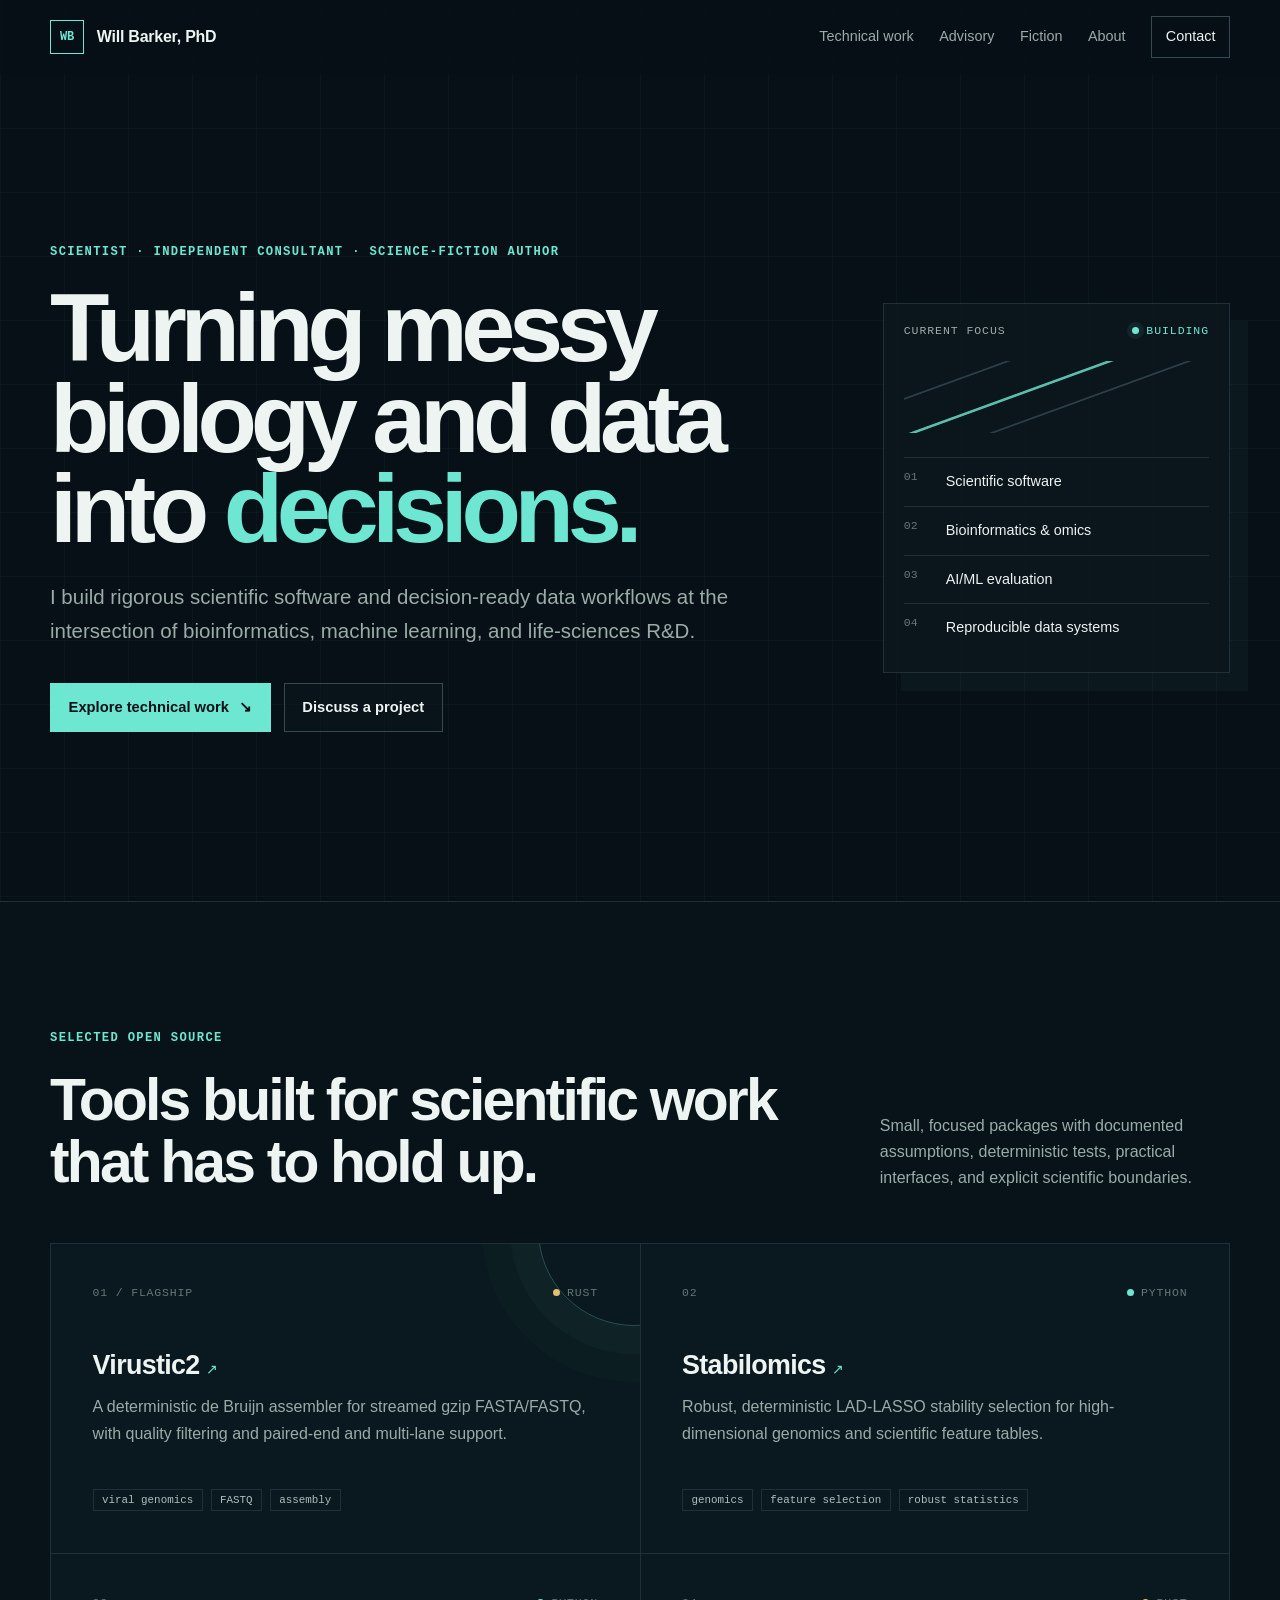
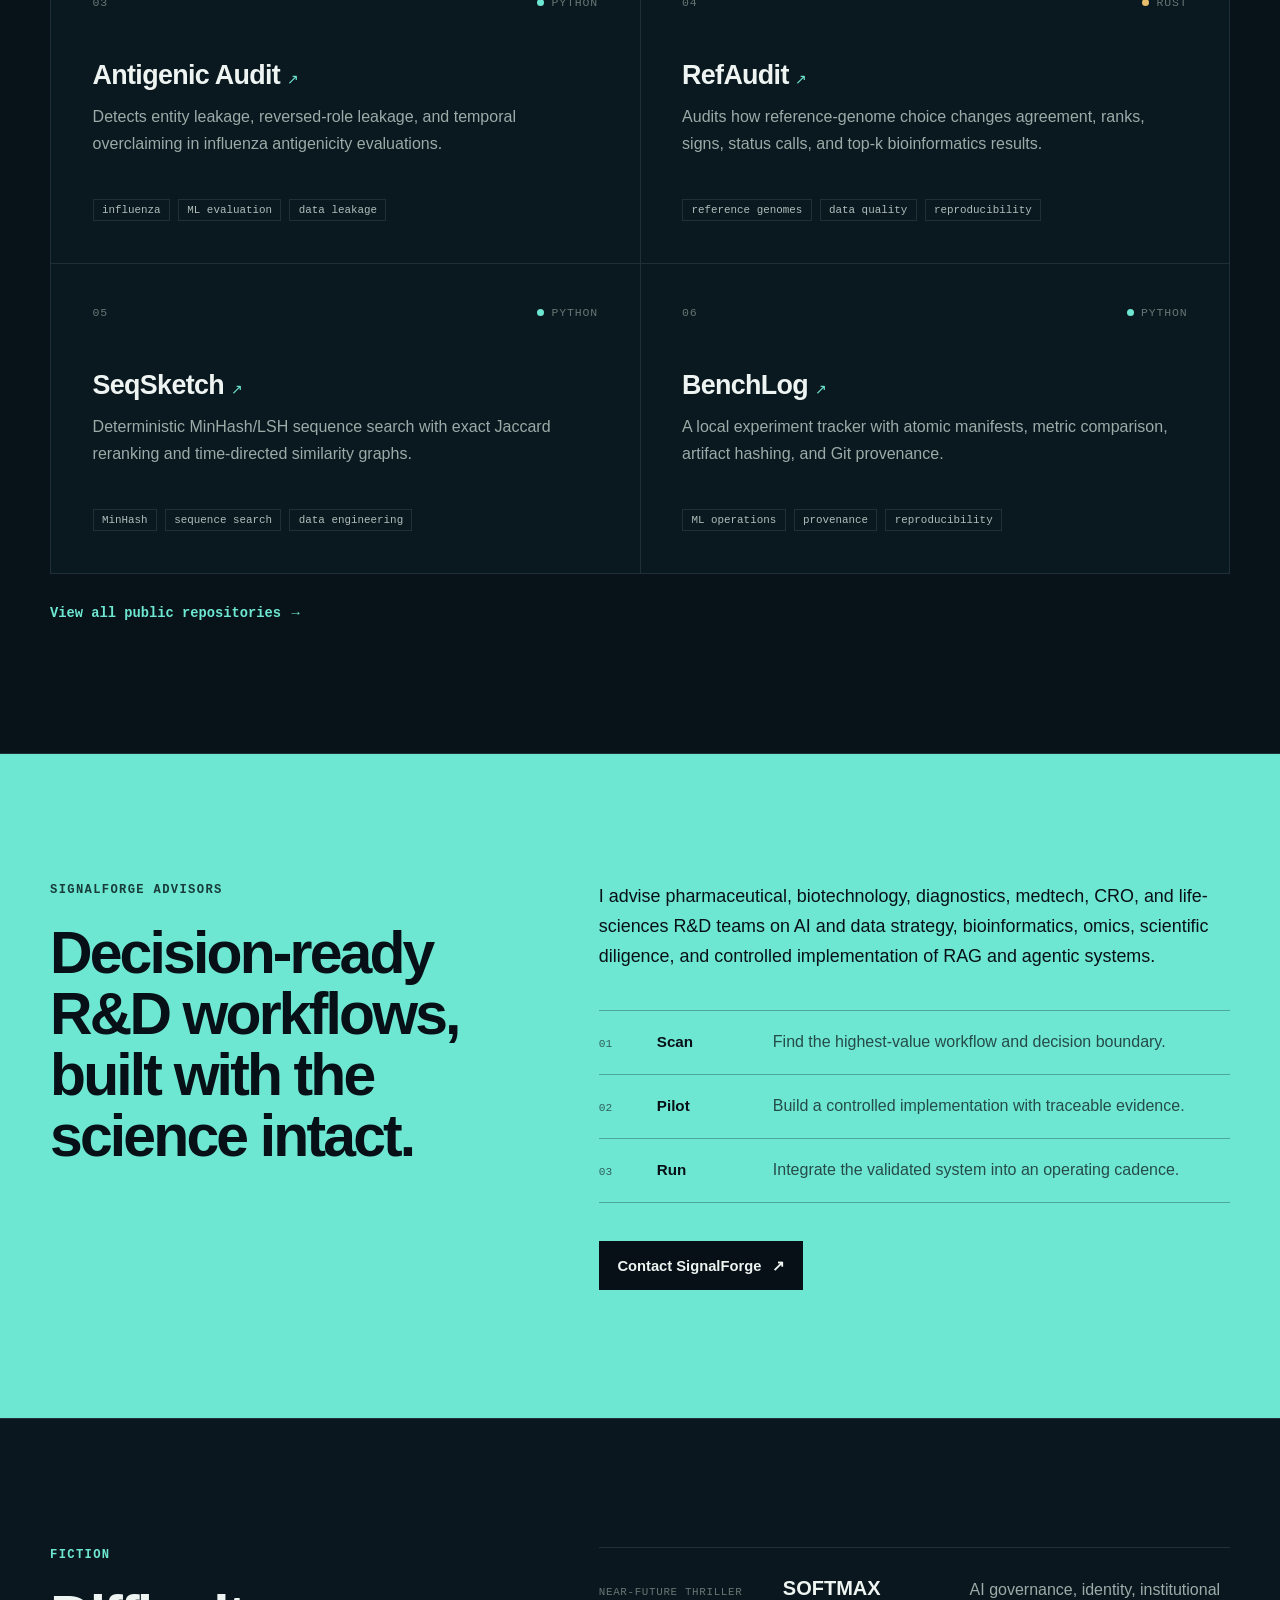
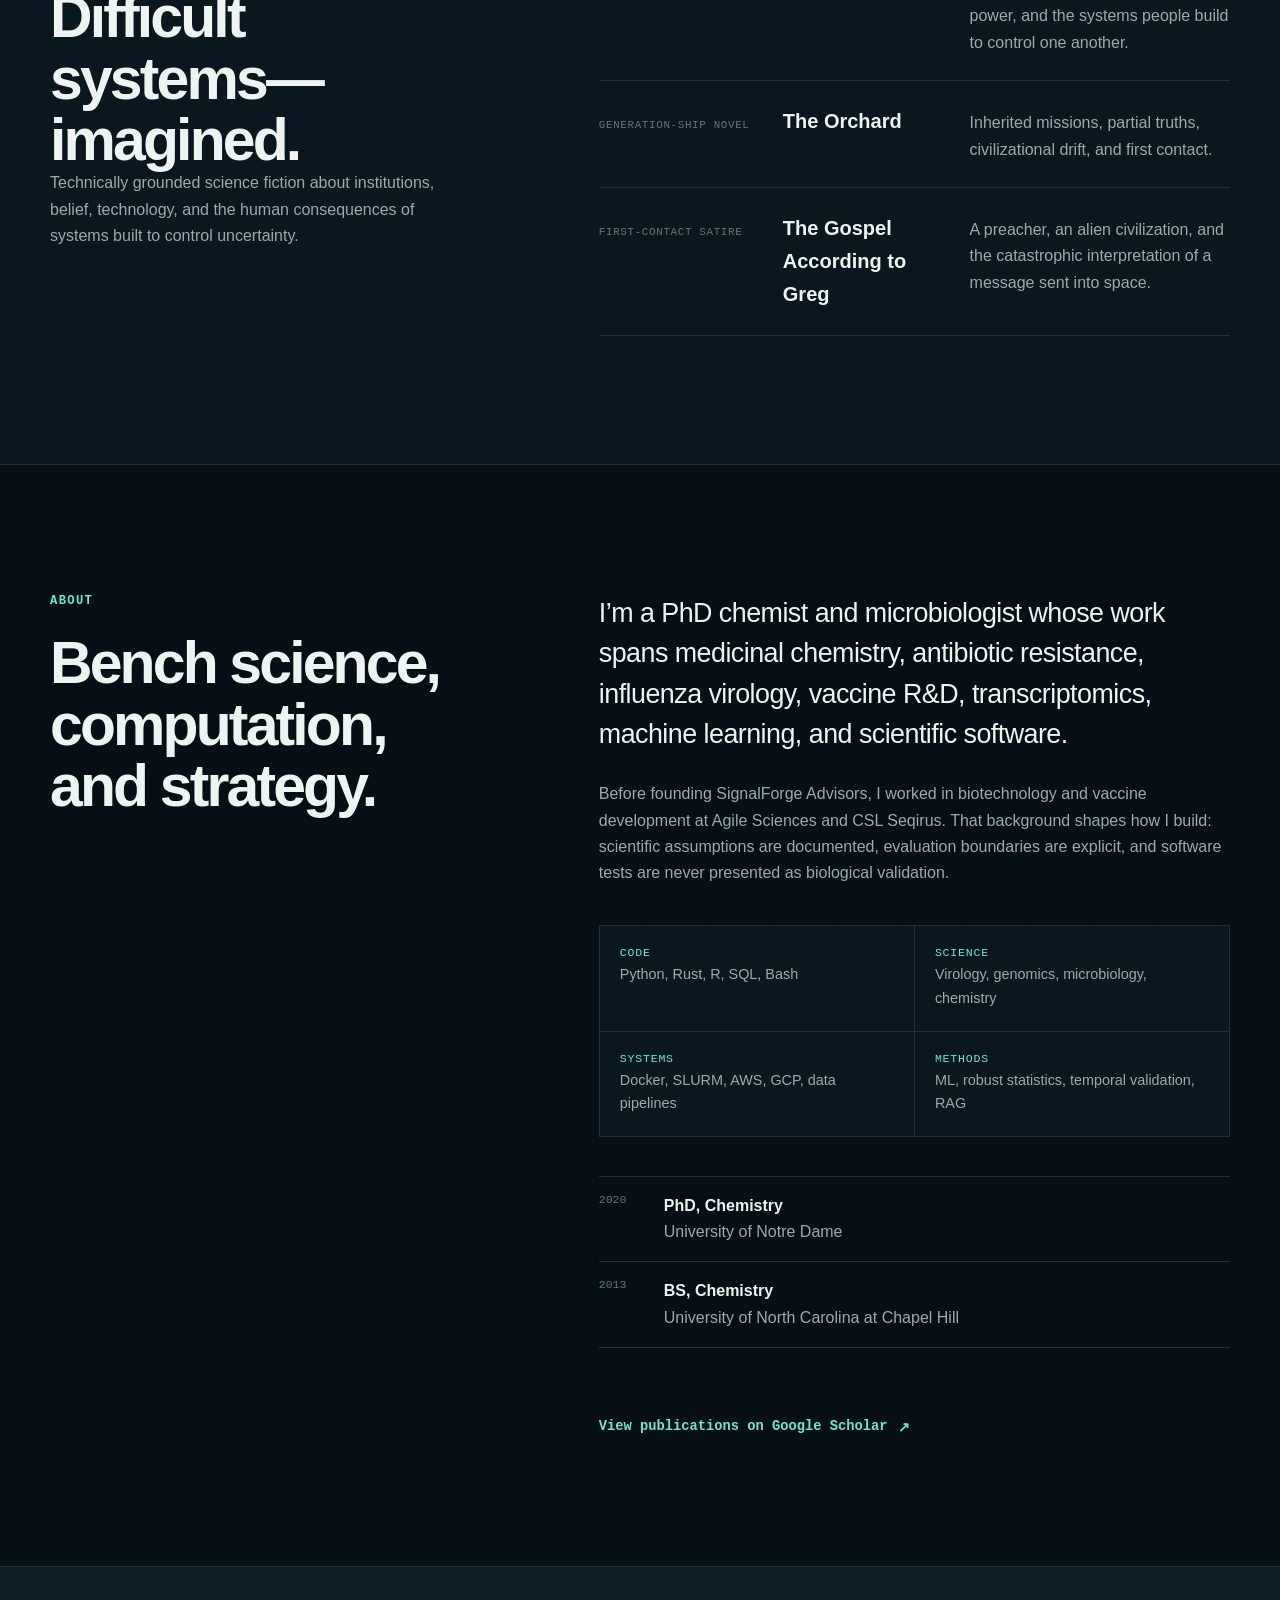
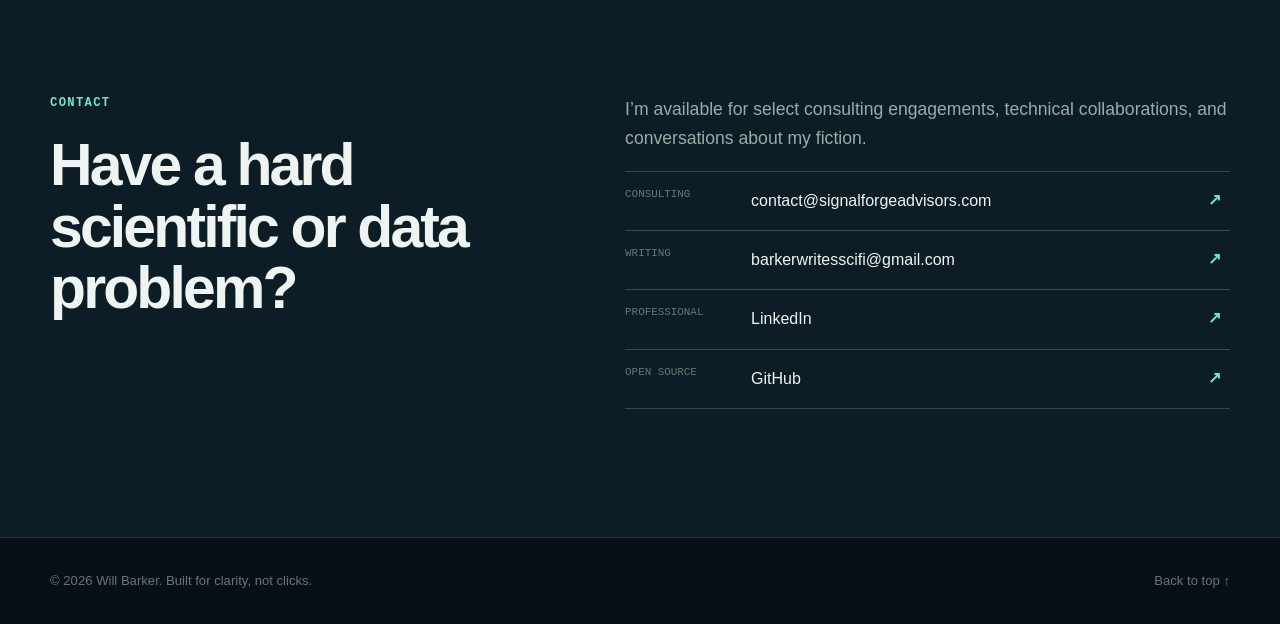
<file: index.html>
<!doctype html>
<html lang="en">
  <head>
    <meta charset="utf-8">
    <meta name="viewport" content="width=device-width, initial-scale=1">
    <meta name="theme-color" content="#071016">
    <meta name="color-scheme" content="dark">
    <title>Will Barker, PhD — Scientific Software, Bioinformatics & AI</title>
    <meta name="description" content="Portfolio of Will Barker, PhD: open-source scientific software, bioinformatics, data systems, independent consulting, and science-fiction writing.">
    <meta name="author" content="Will Barker, PhD">
    <meta name="robots" content="index,follow">
    <link rel="canonical" href="https://williamtbarker.github.io/">
    <meta property="og:type" content="website">
    <meta property="og:url" content="https://williamtbarker.github.io/">
    <meta property="og:title" content="Will Barker, PhD — Scientific Software, Bioinformatics & AI">
    <meta property="og:description" content="Open-source scientific software, bioinformatics, data systems, independent consulting, and science-fiction writing.">
    <meta name="twitter:card" content="summary">
    <link rel="stylesheet" href="styles.css">
    <script src="script.js" defer></script>
  </head>
  <body>
    <a class="skip-link" href="#main">Skip to content</a>

    <header class="site-header" data-header>
      <div class="shell nav-wrap">
        <a class="wordmark" href="#top" aria-label="Will Barker home">
          <span class="wordmark-mark" aria-hidden="true">WB</span>
          <span>Will Barker, PhD</span>
        </a>
        <button class="nav-toggle" type="button" aria-expanded="false" aria-controls="site-nav" data-nav-toggle>
          <span class="sr-only">Toggle navigation</span>
          <span></span><span></span>
        </button>
        <nav id="site-nav" class="site-nav" aria-label="Primary" data-nav>
          <a href="#work">Technical work</a>
          <a href="#advisory">Advisory</a>
          <a href="#fiction">Fiction</a>
          <a href="#about">About</a>
          <a class="nav-contact" href="#contact">Contact</a>
        </nav>
      </div>
    </header>

    <main id="main">
      <section id="top" class="hero shell" aria-labelledby="hero-title">
        <div class="hero-copy">
          <p class="eyebrow">Scientist · Independent consultant · Science-fiction author</p>
          <h1 id="hero-title">Turning messy biology and data into <em>decisions.</em></h1>
          <p class="hero-lede">I build rigorous scientific software and decision-ready data workflows at the intersection of bioinformatics, machine learning, and life-sciences R&amp;D.</p>
          <div class="hero-actions">
            <a class="button button-primary" href="#work">Explore technical work <span aria-hidden="true">↘</span></a>
            <a class="button button-secondary" href="mailto:contact@signalforgeadvisors.com">Discuss a project</a>
          </div>
        </div>
        <aside class="hero-signal" aria-label="Technical focus">
          <div class="signal-head">
            <span>Current focus</span>
            <span class="status"><span class="status-dot"></span>Building</span>
          </div>
          <div class="signal-line"></div>
          <dl>
            <div><dt>01</dt><dd>Scientific software</dd></div>
            <div><dt>02</dt><dd>Bioinformatics &amp; omics</dd></div>
            <div><dt>03</dt><dd>AI/ML evaluation</dd></div>
            <div><dt>04</dt><dd>Reproducible data systems</dd></div>
          </dl>
        </aside>
      </section>

      <section id="work" class="section section-work">
        <div class="shell">
          <div class="section-heading">
            <div>
              <p class="eyebrow">Selected open source</p>
              <h2>Tools built for scientific work that has to hold up.</h2>
            </div>
            <p>Small, focused packages with documented assumptions, deterministic tests, practical interfaces, and explicit scientific boundaries.</p>
          </div>

          <div class="project-grid">
            <article class="project project-featured">
              <div class="project-topline">
                <span class="project-index">01 / Flagship</span>
                <span class="language"><i class="rust"></i>Rust</span>
              </div>
              <h3><a href="https://github.com/williamtbarker/virustic2">Virustic2 <span aria-hidden="true">↗</span></a></h3>
              <p>A deterministic de Bruijn assembler for streamed gzip FASTA/FASTQ, with quality filtering and paired-end and multi-lane support.</p>
              <ul class="tags" aria-label="Virustic2 topics">
                <li>viral genomics</li><li>FASTQ</li><li>assembly</li>
              </ul>
            </article>

            <article class="project">
              <div class="project-topline">
                <span class="project-index">02</span>
                <span class="language"><i class="python"></i>Python</span>
              </div>
              <h3><a href="https://github.com/williamtbarker/stabilomics">Stabilomics <span aria-hidden="true">↗</span></a></h3>
              <p>Robust, deterministic LAD-LASSO stability selection for high-dimensional genomics and scientific feature tables.</p>
              <ul class="tags" aria-label="Stabilomics topics">
                <li>genomics</li><li>feature selection</li><li>robust statistics</li>
              </ul>
            </article>

            <article class="project">
              <div class="project-topline">
                <span class="project-index">03</span>
                <span class="language"><i class="python"></i>Python</span>
              </div>
              <h3><a href="https://github.com/williamtbarker/antigenic-audit">Antigenic Audit <span aria-hidden="true">↗</span></a></h3>
              <p>Detects entity leakage, reversed-role leakage, and temporal overclaiming in influenza antigenicity evaluations.</p>
              <ul class="tags" aria-label="Antigenic Audit topics">
                <li>influenza</li><li>ML evaluation</li><li>data leakage</li>
              </ul>
            </article>

            <article class="project">
              <div class="project-topline">
                <span class="project-index">04</span>
                <span class="language"><i class="rust"></i>Rust</span>
              </div>
              <h3><a href="https://github.com/williamtbarker/refaudit">RefAudit <span aria-hidden="true">↗</span></a></h3>
              <p>Audits how reference-genome choice changes agreement, ranks, signs, status calls, and top-k bioinformatics results.</p>
              <ul class="tags" aria-label="RefAudit topics">
                <li>reference genomes</li><li>data quality</li><li>reproducibility</li>
              </ul>
            </article>

            <article class="project">
              <div class="project-topline">
                <span class="project-index">05</span>
                <span class="language"><i class="python"></i>Python</span>
              </div>
              <h3><a href="https://github.com/williamtbarker/seqsketch">SeqSketch <span aria-hidden="true">↗</span></a></h3>
              <p>Deterministic MinHash/LSH sequence search with exact Jaccard reranking and time-directed similarity graphs.</p>
              <ul class="tags" aria-label="SeqSketch topics">
                <li>MinHash</li><li>sequence search</li><li>data engineering</li>
              </ul>
            </article>

            <article class="project">
              <div class="project-topline">
                <span class="project-index">06</span>
                <span class="language"><i class="python"></i>Python</span>
              </div>
              <h3><a href="https://github.com/williamtbarker/benchlog">BenchLog <span aria-hidden="true">↗</span></a></h3>
              <p>A local experiment tracker with atomic manifests, metric comparison, artifact hashing, and Git provenance.</p>
              <ul class="tags" aria-label="BenchLog topics">
                <li>ML operations</li><li>provenance</li><li>reproducibility</li>
              </ul>
            </article>
          </div>

          <a class="text-link" href="https://github.com/williamtbarker?tab=repositories">View all public repositories <span aria-hidden="true">→</span></a>
        </div>
      </section>

      <section id="advisory" class="section section-advisory">
        <div class="shell split">
          <div>
            <p class="eyebrow">SignalForge Advisors</p>
            <h2>Decision-ready R&amp;D workflows, built with the science intact.</h2>
          </div>
          <div class="advisory-copy">
            <p>I advise pharmaceutical, biotechnology, diagnostics, medtech, CRO, and life-sciences R&amp;D teams on AI and data strategy, bioinformatics, omics, scientific diligence, and controlled implementation of RAG and agentic systems.</p>
            <div class="process" aria-label="Engagement model">
              <div><span>01</span><strong>Scan</strong><p>Find the highest-value workflow and decision boundary.</p></div>
              <div><span>02</span><strong>Pilot</strong><p>Build a controlled implementation with traceable evidence.</p></div>
              <div><span>03</span><strong>Run</strong><p>Integrate the validated system into an operating cadence.</p></div>
            </div>
            <a class="button button-primary" href="mailto:contact@signalforgeadvisors.com">Contact SignalForge <span aria-hidden="true">↗</span></a>
          </div>
        </div>
      </section>

      <section id="fiction" class="section section-fiction">
        <div class="shell split">
          <div>
            <p class="eyebrow">Fiction</p>
            <h2>Difficult systems—imagined.</h2>
            <p class="section-intro">Technically grounded science fiction about institutions, belief, technology, and the human consequences of systems built to control uncertainty.</p>
          </div>
          <div class="books">
            <article>
              <span class="book-type">Near-future thriller</span>
              <h3>SOFTMAX</h3>
              <p>AI governance, identity, institutional power, and the systems people build to control one another.</p>
            </article>
            <article>
              <span class="book-type">Generation-ship novel</span>
              <h3>The Orchard</h3>
              <p>Inherited missions, partial truths, civilizational drift, and first contact.</p>
            </article>
            <article>
              <span class="book-type">First-contact satire</span>
              <h3>The Gospel According to Greg</h3>
              <p>A preacher, an alien civilization, and the catastrophic interpretation of a message sent into space.</p>
            </article>
          </div>
        </div>
      </section>

      <section id="about" class="section section-about">
        <div class="shell split">
          <div>
            <p class="eyebrow">About</p>
            <h2>Bench science, computation, and strategy.</h2>
          </div>
          <div>
            <p class="about-lede">I’m a PhD chemist and microbiologist whose work spans medicinal chemistry, antibiotic resistance, influenza virology, vaccine R&amp;D, transcriptomics, machine learning, and scientific software.</p>
            <p>Before founding SignalForge Advisors, I worked in biotechnology and vaccine development at Agile Sciences and CSL Seqirus. That background shapes how I build: scientific assumptions are documented, evaluation boundaries are explicit, and software tests are never presented as biological validation.</p>
            <div class="focus-grid">
              <div><h3>Code</h3><p>Python, Rust, R, SQL, Bash</p></div>
              <div><h3>Science</h3><p>Virology, genomics, microbiology, chemistry</p></div>
              <div><h3>Systems</h3><p>Docker, SLURM, AWS, GCP, data pipelines</p></div>
              <div><h3>Methods</h3><p>ML, robust statistics, temporal validation, RAG</p></div>
            </div>
            <div class="credentials">
              <div><span>2020</span><p><strong>PhD, Chemistry</strong><br>University of Notre Dame</p></div>
              <div><span>2013</span><p><strong>BS, Chemistry</strong><br>University of North Carolina at Chapel Hill</p></div>
            </div>
            <a class="text-link" href="https://scholar.google.com/citations?user=C74LjD8AAAAJ">View publications on Google Scholar <span aria-hidden="true">↗</span></a>
          </div>
        </div>
      </section>

      <section id="contact" class="section section-contact">
        <div class="shell contact-panel">
          <div>
            <p class="eyebrow">Contact</p>
            <h2>Have a hard scientific or data problem?</h2>
          </div>
          <div>
            <p>I’m available for select consulting engagements, technical collaborations, and conversations about my fiction.</p>
            <div class="contact-links">
              <a href="mailto:contact@signalforgeadvisors.com"><span>Consulting</span>contact@signalforgeadvisors.com <b aria-hidden="true">↗</b></a>
              <a href="mailto:barkerwritesscifi@gmail.com"><span>Writing</span>barkerwritesscifi@gmail.com <b aria-hidden="true">↗</b></a>
              <a href="https://www.linkedin.com/in/williamtbarker"><span>Professional</span>LinkedIn <b aria-hidden="true">↗</b></a>
              <a href="https://github.com/williamtbarker"><span>Open source</span>GitHub <b aria-hidden="true">↗</b></a>
            </div>
          </div>
        </div>
      </section>
    </main>

    <footer>
      <div class="shell footer-wrap">
        <p>© <span data-year>2026</span> Will Barker. Built for clarity, not clicks.</p>
        <a href="#top">Back to top <span aria-hidden="true">↑</span></a>
      </div>
    </footer>
  </body>
</html>
</file>
<file: styles.css>
:root {
  --ink: #eef4f1;
  --muted: #9aaca8;
  --dim: #657774;
  --bg: #071016;
  --bg-raised: #0b171e;
  --panel: #0d1d25;
  --line: #203039;
  --line-bright: #344952;
  --cyan: #6ee7d2;
  --amber: #e6bd6b;
  --max: 1180px;
  --sans: Inter, ui-sans-serif, -apple-system, BlinkMacSystemFont, "Segoe UI", sans-serif;
  --mono: "SFMono-Regular", Consolas, "Liberation Mono", monospace;
}

* { box-sizing: border-box; }

html {
  scroll-behavior: smooth;
  scroll-padding-top: 5rem;
}

body {
  margin: 0;
  color: var(--ink);
  background:
    linear-gradient(rgba(110, 231, 210, .035) 1px, transparent 1px),
    linear-gradient(90deg, rgba(110, 231, 210, .035) 1px, transparent 1px),
    var(--bg);
  background-size: 64px 64px;
  font-family: var(--sans);
  font-size: 16px;
  line-height: 1.65;
  -webkit-font-smoothing: antialiased;
}

a { color: inherit; text-decoration: none; }
a:focus-visible, button:focus-visible { outline: 2px solid var(--cyan); outline-offset: 4px; }

.shell { width: min(var(--max), calc(100% - 48px)); margin-inline: auto; }
.sr-only { position: absolute; width: 1px; height: 1px; padding: 0; margin: -1px; overflow: hidden; clip: rect(0, 0, 0, 0); white-space: nowrap; border: 0; }
.skip-link { position: fixed; z-index: 100; left: 1rem; top: -5rem; padding: .7rem 1rem; color: var(--bg); background: var(--cyan); }
.skip-link:focus { top: 1rem; }

.site-header {
  position: sticky;
  z-index: 20;
  top: 0;
  border-bottom: 1px solid transparent;
  background: rgba(7, 16, 22, .82);
  backdrop-filter: blur(18px);
  transition: border-color .2s ease;
}

.site-header.scrolled { border-color: var(--line); }
.nav-wrap { min-height: 74px; display: flex; align-items: center; justify-content: space-between; gap: 2rem; }
.wordmark { display: inline-flex; align-items: center; gap: .8rem; font-weight: 680; letter-spacing: -.015em; }
.wordmark-mark { display: grid; place-items: center; width: 34px; height: 34px; border: 1px solid var(--cyan); color: var(--cyan); font: 700 .75rem var(--mono); }
.site-nav { display: flex; align-items: center; gap: 1.6rem; color: var(--muted); font-size: .9rem; }
.site-nav a:hover { color: var(--cyan); }
.site-nav .nav-contact { padding: .5rem .85rem; border: 1px solid var(--line-bright); color: var(--ink); }
.nav-toggle { display: none; border: 0; background: transparent; color: var(--ink); padding: .6rem; }
.nav-toggle span:not(.sr-only) { display: block; width: 24px; height: 1px; margin: 6px 0; background: currentColor; }

.hero { min-height: calc(100vh - 74px); display: grid; grid-template-columns: minmax(0, 1.55fr) minmax(300px, .75fr); align-items: center; gap: clamp(3rem, 9vw, 9rem); padding-block: clamp(6rem, 14vh, 10rem); }
.eyebrow { margin: 0 0 1.4rem; color: var(--cyan); font: 650 .76rem/1.4 var(--mono); letter-spacing: .11em; text-transform: uppercase; }
h1, h2, h3, p { margin-top: 0; }
h1 { max-width: 850px; margin-bottom: 1.6rem; font-size: clamp(3.15rem, 7.6vw, 7.4rem); line-height: .93; letter-spacing: -.065em; font-weight: 610; }
h1 em { color: var(--cyan); font-style: normal; }
.hero-lede { max-width: 690px; margin-bottom: 2.2rem; color: var(--muted); font-size: clamp(1.08rem, 1.6vw, 1.3rem); line-height: 1.65; }
.hero-actions { display: flex; flex-wrap: wrap; gap: .8rem; }
.button { display: inline-flex; align-items: center; justify-content: center; gap: .65rem; min-height: 48px; padding: .7rem 1.1rem; border: 1px solid; font-weight: 670; font-size: .92rem; transition: transform .18s ease, color .18s ease, background .18s ease; }
.button:hover { transform: translateY(-2px); }
.button-primary { border-color: var(--cyan); color: var(--bg); background: var(--cyan); }
.button-primary:hover { background: #91efdf; }
.button-secondary { border-color: var(--line-bright); color: var(--ink); background: rgba(11, 23, 30, .66); }
.button-secondary:hover { border-color: var(--cyan); color: var(--cyan); }

.hero-signal { border: 1px solid var(--line); padding: 1.25rem; background: rgba(11, 23, 30, .75); box-shadow: 18px 18px 0 rgba(110, 231, 210, .035); }
.signal-head { display: flex; justify-content: space-between; gap: 1rem; color: var(--muted); font: .72rem var(--mono); text-transform: uppercase; letter-spacing: .08em; }
.status { color: var(--cyan); }
.status-dot { display: inline-block; width: 7px; height: 7px; margin-right: .45rem; border-radius: 50%; background: var(--cyan); box-shadow: 0 0 0 5px rgba(110, 231, 210, .08); }
.signal-line { height: 72px; margin-block: 1.5rem; background: linear-gradient(160deg, transparent 0 20%, var(--line-bright) 20.5% 21%, transparent 21.5% 40%, var(--cyan) 40.5% 41.5%, transparent 42% 56%, var(--line-bright) 56.5% 57%, transparent 57.5%); opacity: .8; }
.hero-signal dl { margin: 0; }
.hero-signal dl div { display: grid; grid-template-columns: 42px 1fr; border-top: 1px solid var(--line); padding: .75rem 0; }
.hero-signal dt { color: var(--dim); font: .72rem var(--mono); }
.hero-signal dd { margin: 0; font-size: .9rem; }

.section { padding-block: clamp(5.5rem, 10vw, 9rem); border-top: 1px solid var(--line); background: rgba(7, 16, 22, .93); }
.section-work { background: rgba(8, 19, 25, .96); }
.section-heading { display: grid; grid-template-columns: minmax(0, 1.35fr) minmax(280px, .65fr); gap: clamp(2rem, 8vw, 8rem); align-items: end; margin-bottom: 3.2rem; }
h2 { max-width: 760px; margin-bottom: 0; font-size: clamp(2.3rem, 4.6vw, 4.7rem); line-height: 1.04; letter-spacing: -.048em; font-weight: 610; }
.section-heading > p, .section-intro { margin-bottom: 0; color: var(--muted); }

.project-grid { display: grid; grid-template-columns: repeat(2, minmax(0, 1fr)); border-top: 1px solid var(--line); border-left: 1px solid var(--line); }
.project { min-height: 310px; display: flex; flex-direction: column; padding: clamp(1.5rem, 3.5vw, 2.6rem); border-right: 1px solid var(--line); border-bottom: 1px solid var(--line); background: rgba(13, 29, 37, .55); transition: background .2s ease, border-color .2s ease; }
.project:hover { background: rgba(16, 38, 47, .9); border-color: var(--line-bright); }
.project-featured { position: relative; overflow: hidden; }
.project-featured::after { content: ""; position: absolute; width: 190px; height: 190px; top: -110px; right: -90px; border: 1px solid rgba(110, 231, 210, .28); border-radius: 50%; box-shadow: 0 0 0 28px rgba(110, 231, 210, .025), 0 0 0 56px rgba(110, 231, 210, .018); pointer-events: none; }
.project-topline { display: flex; justify-content: space-between; gap: 1rem; margin-bottom: 3.2rem; color: var(--dim); font: .72rem var(--mono); letter-spacing: .07em; text-transform: uppercase; }
.language { display: inline-flex; align-items: center; gap: .45rem; }
.language i { display: inline-block; width: 7px; height: 7px; border-radius: 50%; }
.language .rust { background: var(--amber); }
.language .python { background: var(--cyan); }
.project h3 { margin-bottom: .85rem; font-size: clamp(1.45rem, 2.1vw, 2rem); line-height: 1.15; letter-spacing: -.025em; }
.project h3 a:hover { color: var(--cyan); }
.project h3 span { color: var(--cyan); font: .9rem var(--mono); }
.project > p { max-width: 540px; margin-bottom: 1.7rem; color: var(--muted); }
.tags { display: flex; flex-wrap: wrap; gap: .5rem; list-style: none; padding: 0; margin: auto 0 0; }
.tags li { padding: .28rem .52rem; border: 1px solid var(--line); color: #afbfbc; font: .68rem var(--mono); }
.text-link { display: inline-flex; gap: .65rem; margin-top: 2rem; color: var(--cyan); font: 650 .86rem var(--mono); }
.text-link:hover { color: #a4f5e8; }

.split { display: grid; grid-template-columns: minmax(0, .8fr) minmax(400px, 1.2fr); gap: clamp(3rem, 10vw, 10rem); }
.section-advisory { background: var(--cyan); color: var(--bg); }
.section-advisory .eyebrow { color: #173c3a; }
.section-advisory .advisory-copy > p { font-size: 1.12rem; }
.process { margin: 2.4rem 0; border-top: 1px solid rgba(7, 16, 22, .3); }
.process > div { display: grid; grid-template-columns: 42px 100px 1fr; gap: 1rem; align-items: baseline; padding: 1.15rem 0; border-bottom: 1px solid rgba(7, 16, 22, .3); }
.process span { font: .7rem var(--mono); opacity: .62; }
.process strong { font-size: .95rem; }
.process p { margin: 0; color: #254b49; }
.section-advisory .button-primary { border-color: var(--bg); background: var(--bg); color: var(--ink); }

.section-fiction { background: #0b171e; }
.books { border-top: 1px solid var(--line); }
.books article { display: grid; grid-template-columns: 160px 1fr 1.6fr; gap: 1.5rem; align-items: baseline; padding: 1.5rem 0; border-bottom: 1px solid var(--line); }
.book-type { color: var(--dim); font: .68rem var(--mono); text-transform: uppercase; letter-spacing: .06em; }
.books h3 { margin: 0; font-size: 1.25rem; }
.books p { margin: 0; color: var(--muted); }

.about-lede { font-size: clamp(1.35rem, 2.1vw, 1.8rem); line-height: 1.5; letter-spacing: -.02em; }
.section-about .split > div:last-child > p:not(.about-lede) { color: var(--muted); }
.focus-grid { display: grid; grid-template-columns: repeat(2, 1fr); gap: 1px; margin-block: 2.4rem; background: var(--line); border: 1px solid var(--line); }
.focus-grid div { padding: 1.25rem; background: var(--bg-raised); }
.focus-grid h3 { margin-bottom: .25rem; color: var(--cyan); font: .72rem var(--mono); text-transform: uppercase; letter-spacing: .07em; }
.focus-grid p { margin: 0; color: var(--muted); font-size: .9rem; }
.credentials { margin-block: 2.4rem; }
.credentials > div { display: grid; grid-template-columns: 65px 1fr; border-top: 1px solid var(--line); padding: 1rem 0; }
.credentials > div:last-child { border-bottom: 1px solid var(--line); }
.credentials span { color: var(--dim); font: .72rem var(--mono); }
.credentials p { margin: 0; color: var(--muted); }
.credentials strong { color: var(--ink); }

.section-contact { background: #0d1d25; }
.contact-panel { display: grid; grid-template-columns: minmax(0, .85fr) minmax(400px, 1.15fr); gap: clamp(3rem, 10vw, 10rem); }
.contact-panel > div:last-child > p { color: var(--muted); font-size: 1.1rem; }
.contact-links { border-top: 1px solid var(--line-bright); }
.contact-links a { display: grid; grid-template-columns: 110px 1fr 22px; gap: 1rem; padding: 1rem 0; border-bottom: 1px solid var(--line-bright); }
.contact-links a:hover { color: var(--cyan); }
.contact-links span { color: var(--dim); font: .68rem var(--mono); text-transform: uppercase; }
.contact-links b { color: var(--cyan); font-family: var(--mono); }

footer { padding-block: 2rem; border-top: 1px solid var(--line); background: var(--bg); color: var(--dim); font-size: .82rem; }
.footer-wrap { display: flex; justify-content: space-between; gap: 2rem; }
.footer-wrap p { margin: 0; }
.footer-wrap a:hover { color: var(--cyan); }

@media (max-width: 880px) {
  .hero { grid-template-columns: 1fr; min-height: auto; }
  .hero-signal { max-width: 520px; }
  .section-heading, .split, .contact-panel { grid-template-columns: 1fr; }
  .section-heading { align-items: start; }
  .books article { grid-template-columns: 130px 1fr; }
  .books p { grid-column: 2; }
}

@media (max-width: 720px) {
  .shell { width: min(var(--max), calc(100% - 30px)); }
  .nav-toggle { display: block; }
  .site-nav { position: absolute; inset: 74px 0 auto; display: none; flex-direction: column; align-items: stretch; gap: 0; padding: .8rem 15px 1rem; border-bottom: 1px solid var(--line); background: var(--bg); }
  .site-nav.open { display: flex; }
  .site-nav a { padding: .75rem 0; border-bottom: 1px solid var(--line); }
  .site-nav .nav-contact { border: 0; border-bottom: 1px solid var(--line); padding: .75rem 0; }
  h1 { font-size: clamp(3rem, 15vw, 5rem); }
  .project-grid { grid-template-columns: 1fr; }
  .project { min-height: 285px; }
  .process > div { grid-template-columns: 36px 1fr; }
  .process p { grid-column: 2; }
  .books article { grid-template-columns: 1fr; gap: .45rem; }
  .books p { grid-column: auto; }
  .contact-links a { grid-template-columns: 88px 1fr 18px; overflow-wrap: anywhere; }
}

@media (max-width: 440px) {
  .wordmark > span:last-child { display: none; }
  .hero-actions .button { width: 100%; }
  .focus-grid { grid-template-columns: 1fr; }
  .footer-wrap { flex-direction: column; gap: .7rem; }
}

@media (prefers-reduced-motion: reduce) {
  html { scroll-behavior: auto; }
  *, *::before, *::after { transition-duration: .01ms !important; animation-duration: .01ms !important; animation-iteration-count: 1 !important; }
}
</file>
